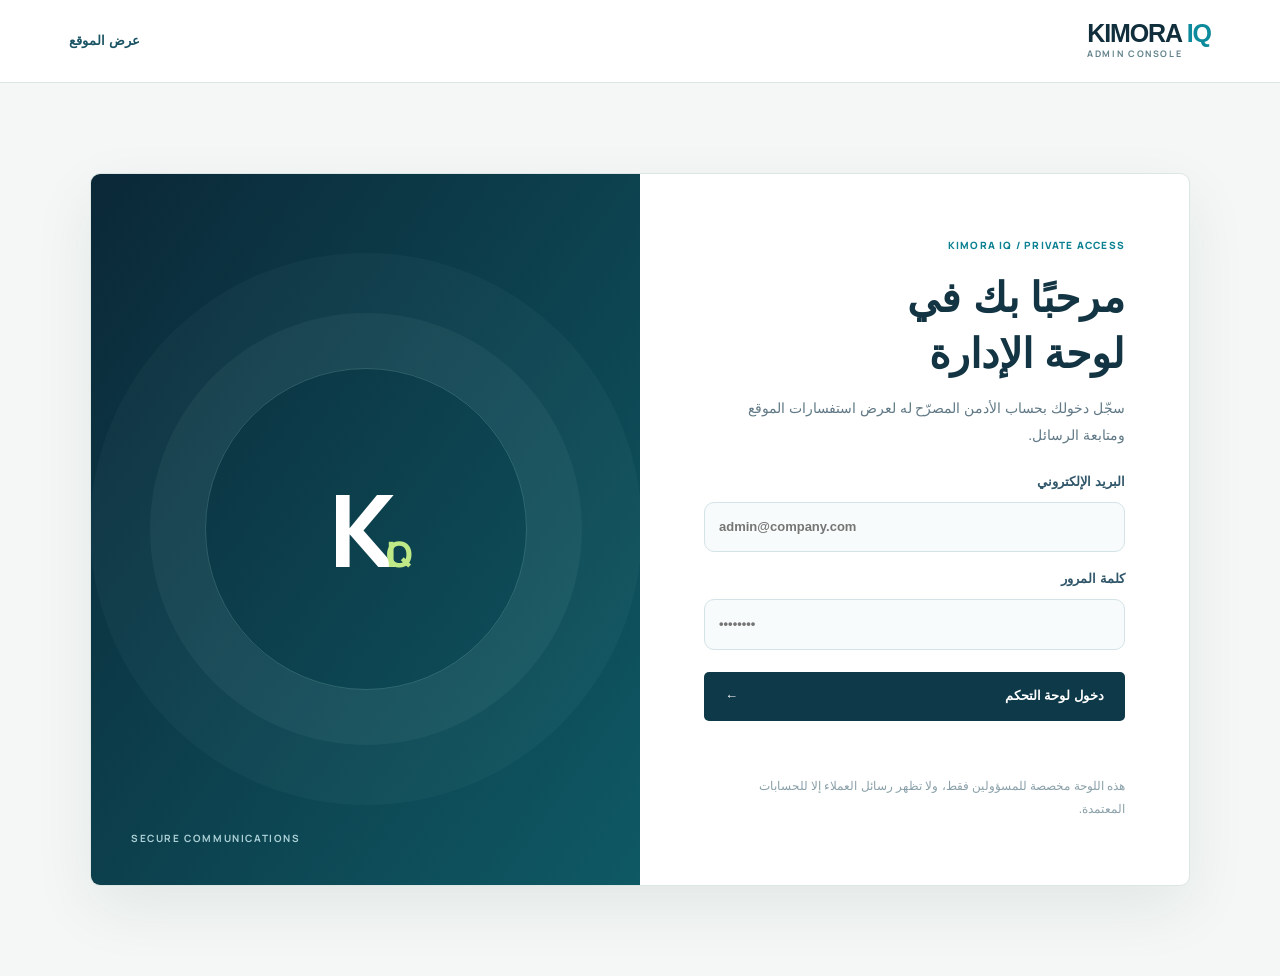
<file: admin/index.html>
<!doctype html>
<html lang="ar" dir="rtl">
<head>
<meta charset="utf-8"><meta name="viewport" content="width=device-width,initial-scale=1"><meta name="theme-color" content="#071c29">
<meta name="robots" content="noindex,nofollow"><title>لوحة الإدارة | KIMORA IQ</title>
<link rel="icon" href="/assets/favicon.svg" type="image/svg+xml">
<link rel="preconnect" href="https://fonts.googleapis.com"><link rel="preconnect" href="https://fonts.gstatic.com" crossorigin>
<link href="https://fonts.googleapis.com/css2?family=Manrope:wght@400;500;600;700;800&family=Tajawal:wght@400;500;600;700;800&display=swap" rel="stylesheet">
<link rel="stylesheet" href="/assets/site.css"><link rel="stylesheet" href="/assets/admin.css"><link rel="stylesheet" href="/assets/admin-brand.css">
<script defer src="/assets/supabase-config.js"></script><script defer src="/assets/admin.js"></script>
</head>
<body>
<header class="admin-topbar"><a href="/" class="admin-brand"><strong>KIMORA <span>IQ</span></strong><small>ADMIN CONSOLE</small></a><div class="admin-toplinks"><a href="/">عرض الموقع</a><button type="button" id="signOut" hidden>تسجيل الخروج</button></div></header>
<main>
<section class="admin-auth-wrap" id="loginPane">
 <div class="admin-auth-panel">
  <span class="admin-overline">KIMORA IQ / PRIVATE ACCESS</span>
  <h1>مرحبًا بك في لوحة الإدارة</h1>
  <p>سجّل دخولك بحساب الأدمن المصرّح له لعرض استفسارات الموقع ومتابعة الرسائل.</p>
  <form id="loginForm"><label>البريد الإلكتروني<input type="email" id="adminEmail" autocomplete="username" placeholder="admin@company.com" required></label>
  <label>كلمة المرور<input type="password" id="adminPassword" autocomplete="current-password" placeholder="••••••••" required></label>
  <button id="loginButton" class="admin-button admin-button-primary" type="submit">دخول لوحة التحكم <span>←</span></button></form>
  <p class="admin-feedback" id="loginMessage" role="alert" aria-live="polite"></p>
  <p class="admin-auth-note">هذه اللوحة مخصصة للمسؤولين فقط، ولا تظهر رسائل العملاء إلا للحسابات المعتمدة.</p>
 </div><div class="admin-auth-visual" aria-hidden="true"><div class="admin-auth-orbit"></div><div class="admin-auth-monogram">K<span>IQ</span></div><span>SECURE COMMUNICATIONS</span></div>
</section>
<section class="admin-workspace" id="dashboardPane" hidden>
 <div class="admin-workspace-inner">
  <div class="admin-heading"><div><span class="admin-overline">KIMORA IQ / INBOX</span><h1>إدارة استفسارات العملاء</h1><p>كل الرسائل المرسلة من نموذج «اتصل بنا» بمكان واحد.</p></div><div class="admin-actions"><span class="admin-sync" id="lastUpdated"></span><button class="admin-button admin-button-outline" type="button" id="refreshButton">تحديث الرسائل ↻</button></div></div>
  <div class="admin-stats">
   <div class="admin-stat"><span>إجمالي الرسائل</span><strong id="countAll">0</strong></div>
   <div class="admin-stat"><span>رسائل جديدة</span><strong id="countNew">0</strong></div>
   <div class="admin-stat"><span>قيد المتابعة</span><strong id="countProgress">0</strong></div>
   <div class="admin-stat"><span>مكتملة</span><strong id="countResolved">0</strong></div>
  </div>
  <div class="admin-inbox-bar"><div><span class="admin-overline">INBOX</span><h2>صندوق الرسائل</h2></div><div class="admin-inbox-controls"><label class="admin-search-label"><span class="sr-only">البحث</span><input id="searchInput" type="search" placeholder="ابحث بالاسم أو البريد أو الرسالة…" autocomplete="off"></label><select id="statusFilter" aria-label="تصفية حسب الحالة"><option value="all">جميع الحالات</option><option value="new">جديدة</option><option value="in_progress">قيد المتابعة</option><option value="resolved">مكتملة</option></select></div></div>
  <p class="admin-feedback" id="dashboardMessage" role="status" aria-live="polite"></p>
  <div class="admin-inbox-grid">
   <div class="admin-message-list" id="messageList" role="list" aria-label="رسائل العملاء"></div>
   <section class="admin-detail" aria-label="تفاصيل الرسالة" id="detailPane">
     <div class="admin-detail-empty" id="detailEmpty"><span class="admin-detail-empty-icon">✉</span><h3>اختر رسالة لعرض تفاصيلها</h3><p>اضغط على أي رسالة من القائمة حتى تشوف النص الكامل ومعلومات المرسل.</p></div>
     <div id="detailContent" hidden>
       <div class="admin-detail-top"><span id="detailStatus" class="admin-status"></span><span id="detailTime"></span></div>
       <h3 id="detailName"></h3><div class="admin-detail-meta"><div><span>البريد الإلكتروني</span><a id="detailEmail" dir="ltr"></a></div><div><span>الشركة</span><strong id="detailCompany"></strong></div><div><span>نوع الاستفسار</span><strong id="detailService"></strong></div></div>
       <div class="admin-message-body"><span>نص الرسالة</span><p id="detailMessage"></p></div>
       <div class="admin-detail-actions"><a id="replyEmail" class="admin-button admin-button-primary">الرد عبر البريد الإلكتروني ↗</a><div class="admin-status-controls"><label for="statusSelect">حالة الرسالة</label><select id="statusSelect"><option value="new">جديدة</option><option value="in_progress">قيد المتابعة</option><option value="resolved">مكتملة</option></select><button id="saveStatus" class="admin-button admin-button-outline" type="button">حفظ الحالة</button></div></div>
     </div>
   </section>
  </div>
 </div>
</section>
</main>
</body></html>
</file>
<file: assets/site.css>
/* KIMORA IQ — a ground-up corporate identity, 2026 */
:root{--ink:#132b36;--ink2:#0a2430;--muted:#58717d;--soft:#f8faf8;--paper:#fff;--surface:#f1f5f4;--line:#dce5e4;--accent:#087e90;--accent2:#bce9d5;--lime:#c3e38c;--wrap:1248px;--gutter:clamp(20px,5.4vw,86px);--space:clamp(78px,8.7vw,132px);--radius:15px}
*{box-sizing:border-box}
html{scroll-behavior:smooth;scroll-padding-top:94px}
body{margin:0;background:var(--soft);color:var(--ink);font:400 15px/1.78 "DM Sans",sans-serif;-webkit-font-smoothing:antialiased}
a{color:inherit;text-decoration:none}
button,input,textarea,select{font:inherit}
button{cursor:pointer}
img{max-width:100%;display:block}
svg{display:block;width:20px;height:20px}
p,h1,h2,h3,figure{margin:0}
p{color:var(--muted);line-height:1.85}
h1,h2,h3{font-family:"DM Sans",sans-serif;letter-spacing:-.058em;line-height:1.16;font-weight:600;text-wrap:balance}
h1{font-size:clamp(45px,5.7vw,87px)}
h2{font-size:clamp(37px,4.15vw,59px)}
h3{font-size:clamp(24px,2.4vw,33px)}
:focus-visible{outline:3px solid #12a7ac;outline-offset:3px}
::selection{background:#c2ecdc;color:#122e3c}
.wrap{width:min(var(--wrap),calc(100% - var(--gutter) - var(--gutter)));margin-inline:auto}
.section{padding-block:var(--space)}
.sr-only{position:absolute!important;width:1px!important;height:1px!important;overflow:hidden!important;clip:rect(0,0,0,0)!important;white-space:nowrap!important}
.skip-link{position:fixed;top:-100px;inset-inline-start:15px;padding:9px 18px;background:#fff;z-index:1100}
.skip-link:focus{top:15px}
.eyebrow{display:block;font-size:11px;font-weight:700;letter-spacing:.13em;line-height:1.5;color:var(--accent);text-transform:uppercase}
.on-dark{color:#a3e2d3}
.heading-muted{color:#75959a}
.button{display:inline-flex;align-items:center;justify-content:space-between;gap:25px;min-height:55px;padding:16px 21px;border-radius:7px;border:1px solid transparent;font-weight:700;font-size:13px;line-height:1.2;transition:background .2s,transform .2s}
.button:hover{transform:translateY(-2px)}
.button svg{width:19px;height:19px;flex:none}
.button.primary{background:#0d3848;color:#fff}
.button.primary:hover{background:#0f6270}
.button.secondary{background:#fff;border-color:#d6e0e2;color:#133744}
.button.secondary:hover{border-color:#258d97}
.button.light{background:#c2e6db;color:#123746}
.button.light:hover{background:#def2e9}
.text-link{display:inline-flex;gap:12px;align-items:center;font-weight:700;font-size:13px;color:#086e7d}
.text-link svg{width:17px;height:17px;transition:transform .2s}
.text-link:hover svg{transform:translateX(3px)}
.text-link-dark{color:#103d4c}
/* navigation */
.site-header{position:sticky;top:0;z-index:70;background:#fff;border-bottom:1px solid #e0e7e8}
.header-top{background:#0c2b39;color:#bdced0}
.header-top-inner{height:31px;display:flex;justify-content:space-between;align-items:center;font-size:10px;font-weight:600;letter-spacing:.10em}
.header-main{height:80px;display:flex;gap:24px;align-items:center;justify-content:space-between}
.brand{display:flex;gap:10px;align-items:center;flex-shrink:0;min-width:240px}
.brand img{width:58px;height:58px;object-fit:contain}
.brand-wordmark{display:flex;flex-direction:column;gap:3px;white-space:nowrap}
.brand-wordmark strong{font-size:21px;letter-spacing:-.05em;line-height:1.1;font-weight:700}
.brand-wordmark b{color:#0d93a1}
.brand-wordmark small{font-size:8px;line-height:1.2;color:#69818a;font-weight:700;letter-spacing:.10em}
.desktop-nav{display:flex;align-items:center;gap:clamp(21px,2.9vw,42px)}
.desktop-nav a{font-size:13px;font-weight:700;color:#57717c;white-space:nowrap;padding-block:16px;position:relative}
.desktop-nav a:hover,.desktop-nav a[aria-current=page]{color:#0b4050}
.desktop-nav a[aria-current=page]:after{content:"";position:absolute;height:2px;bottom:7px;inset-inline:0;background:#0b9ca6}
.header-actions{display:flex;align-items:center;gap:18px}
.lang-switch{display:flex;align-items:center;gap:6px;white-space:nowrap}
.lang-switch button{border:0;background:none;color:#82969f;font-weight:700;font-size:11px;padding:8px 5px}
.lang-switch button[aria-pressed=true]{color:#087d8d}
.lang-switch span{height:14px;border-inline-start:1px solid #cedbdd}
.header-contact{display:inline-flex;align-items:center;gap:12px;background:#0c394a;color:#fff;border-radius:5px;padding:13px 16px;font-size:12px;font-weight:700;white-space:nowrap}
.header-contact svg{width:15px;height:15px}
.header-contact:hover{background:#0f6775}
.menu-toggle{display:none;border:1px solid #d9e5e6;border-radius:6px;width:41px;height:40px;align-items:center;justify-content:center;flex-direction:column;gap:5px;background:white}
.menu-toggle span{width:17px;height:1.5px;background:#0b3c4e;transition:transform .2s,opacity .2s}
.menu-toggle[aria-expanded=true] span:first-child{transform:translateY(6.5px) rotate(45deg)}
.menu-toggle[aria-expanded=true] span:nth-child(2){opacity:0}
.menu-toggle[aria-expanded=true] span:last-child{transform:translateY(-6.5px) rotate(-45deg)}
.mobile-nav{position:absolute;top:100%;left:0;right:0;padding:16px var(--gutter) 26px;background:#fff;box-shadow:0 19px 35px rgba(4,32,44,.1);border-bottom:1px solid var(--line)}
.mobile-nav[hidden]{display:none!important}
.mobile-nav a{display:flex;align-items:center;justify-content:space-between;gap:16px;padding:15px 3px;border-bottom:1px solid #edf1f1;font-size:15px;font-weight:600}
.mobile-nav a[aria-current=page]{color:#0b91a3}
.mobile-nav a svg{width:16px}
.mobile-nav .mobile-cta{color:#0b7480;border:0}
/* home hero */
.hero{background:#f7f9f6;overflow:hidden}
.hero-grid{display:grid;grid-template-columns:minmax(0,1.03fr) minmax(0,.97fr);min-height:680px;gap:clamp(40px,5vw,85px);align-items:center}
.hero-copy{padding-block:80px 88px}
.section-tag{display:flex;gap:11px;align-items:center;font-size:11px;letter-spacing:.15em;font-weight:700;color:#256d77;margin-bottom:27px}
.tag-mark{display:block;width:25px;height:1px;background:#168f98}
.hero h1{font-size:clamp(51px,5.5vw,78px);line-height:1.135;max-width:720px;color:#0a2c3b}
.hero h1 em{font-style:normal;color:#0d8796}
.hero-copy>p{font-size:16px;max-width:485px;line-height:1.96;margin-top:26px}
.hero-actions{display:flex;align-items:center;gap:30px;margin-top:33px;flex-wrap:wrap}
.hero-proof{display:flex;align-items:center;gap:14px;color:#64828a;font-size:11px;font-weight:600;margin-top:65px}
.proof-line{height:1px;width:31px;background:#779aa0}
.hero-visual{height:565px;min-height:0;position:relative;background:#0e4351;overflow:hidden;border-radius:3px 3px 3px 85px}
.hero-visual>img{width:100%;height:100%;object-fit:cover;object-position:center}
.hero-visual:before{content:"";position:absolute;inset:0;background:linear-gradient(0deg,rgba(6,37,49,.65),transparent 50%);pointer-events:none}
.hero-visual-label{position:absolute;bottom:32px;left:35px;right:35px;display:flex;flex-direction:column;gap:8px;color:#fff}
.visual-index{font-size:10px;letter-spacing:.13em;color:#b5e9e2}
.hero-visual-label strong{font-size:22px;letter-spacing:-.03em;font-weight:600}
.hero-foot{display:flex;justify-content:space-between;align-items:center;border-top:1px solid #d9e5e6;min-height:64px;color:#6b848b;font-size:10px;letter-spacing:.12em;font-weight:700}
.facts-bar{background:#102f3d;color:#fff}
.facts-inner{display:grid;grid-template-columns:repeat(3,minmax(0,1fr))}
.fact{display:flex;align-items:center;gap:18px;min-height:122px;padding:23px 32px;border-inline-end:1px solid rgba(255,255,255,.16)}
.fact:first-child{padding-inline-start:0}
.fact:last-child{border:0}
.fact strong{font-size:clamp(32px,3.5vw,49px);font-weight:600;line-height:1.15;letter-spacing:-.07em;white-space:nowrap}
.fact strong span{color:#9fc7b4}
.fact p{color:#c6d6d7;font-size:12px;max-width:160px;line-height:1.75}
/* editorial section hierarchy */
.section-heading{display:flex;justify-content:space-between;align-items:end;gap:45px;margin-bottom:42px}
.section-heading h2{margin-top:17px;max-width:720px}
.section-heading>p{max-width:385px;font-size:14px;line-height:1.9}
.section-heading>a{align-self:end}
.solutions{background:#fff}
.solution-grid{display:grid;grid-template-columns:1.16fr 1fr 1fr;gap:15px}
.solution-card{min-height:373px;display:flex;flex-direction:column;justify-content:space-between;padding:30px;border:1px solid #e1e8e8;background:#f9fbfa;border-radius:12px}
.solution-card.featured{background:#0a3948;color:#fff;border-color:#0a3948;overflow:hidden;position:relative}
.solution-index{display:flex;justify-content:space-between;align-items:center;gap:10px;font-size:10px;font-weight:700;color:#5b8a91;letter-spacing:.09em}
.solution-index span:first-child{font-size:12px}
.featured .solution-index{color:#b2d8d4}
.solution-card h3{font-size:clamp(24px,2.3vw,31px);margin-bottom:14px;line-height:1.24}
.solution-card p{font-size:13px;max-width:340px;line-height:1.85}
.solution-card.featured p{color:#cadbdd}
.solution-card .card-link{display:inline-flex;align-items:center;gap:9px;color:#0b7e8f;font-size:12px;font-weight:700;margin-top:21px}
.solution-card .card-link svg{width:16px;height:16px}
.solution-card.featured .card-link{color:#c2e7d7}
.solution-graphic{display:flex;align-items:center;justify-content:center;position:relative;height:80px;margin-inline:auto;gap:12px}
.solution-graphic span{display:block;width:45px;height:45px;border:1px solid #87bec1;border-radius:50%;opacity:.9}
.solution-graphic span:nth-child(2){width:67px;height:67px;position:absolute;border-color:#bae8dd;left:14px}
.solution-graphic span:nth-child(3){width:87px;height:87px;position:absolute;border-color:#61a6b2;right:4px;opacity:.45}
.solution-symbol{font-size:51px;font-weight:600;line-height:1;color:#d1dfe1;letter-spacing:-.09em;margin-block:18px 16px}
.about-preview{background:#f1f6f4}
.about-preview-grid{display:grid;grid-template-columns:minmax(0,.95fr) minmax(0,1.05fr);gap:clamp(45px,8vw,125px);align-items:center}
.preview-visual{position:relative;min-height:520px;background:#134554}
.preview-visual>img{width:100%;height:520px;object-fit:cover;filter:saturate(.75)}
.preview-year{position:absolute;bottom:0;inset-inline-end:0;width:min(310px,72%);background:#0d3543;color:#fff;padding:25px 31px;display:flex;flex-direction:column;gap:4px}
.preview-year small{font-size:10px;letter-spacing:.12em;color:#a2d4d0}
.preview-year strong{font-size:59px;font-weight:600;line-height:1.18;letter-spacing:-.07em}
.preview-year>span{font-size:12px;color:#bfd8d7}
.preview-content h2{margin:17px 0 27px}
.preview-content .lead{font-size:18px;color:#234a57;line-height:1.83;font-weight:500}
.preview-content p:not(.lead){margin-top:20px;font-size:14px;line-height:1.96}
.preview-content .text-link{margin-top:32px}
.footprint{background:#fff}
.footprint-grid{display:grid;grid-template-columns:.96fr 1.04fr;gap:clamp(55px,8vw,115px);align-items:center}
.footprint h2{margin:16px 0 24px}
.footprint-heading>p{max-width:470px;font-size:14px;margin-bottom:27px}
.footprint-locations>div{display:grid;grid-template-columns:45px minmax(0,1fr) auto;align-items:center;gap:17px;min-height:106px;border-bottom:1px solid #dce6e6}
.footprint-locations>div:first-child{border-top:1px solid #dce6e6}
.footprint-locations span{font-size:12px;color:#0f8798}
.footprint-locations strong{font-size:clamp(27px,3vw,41px);font-weight:600;letter-spacing:-.06em;line-height:1.3}
.footprint-locations small{font-size:11px;color:#77909a;letter-spacing:.12em}
.product-preview{background:#f7f9f7}
.preview-products{display:grid;grid-template-columns:repeat(3,minmax(0,1fr));gap:16px}
.preview-products a{aspect-ratio:4/5;background:#fff;border:1px solid #e1e9e9;overflow:hidden;display:grid;place-items:center;padding:18px}
.preview-products img{width:100%;height:100%;object-fit:contain;transition:transform .25s}
.preview-products a:hover img{transform:scale(1.025)}
.cta-band{background:#0b2d3c;color:#fff}
.cta-inner{display:flex;gap:40px;justify-content:space-between;align-items:end}
.cta-inner h2{font-size:clamp(39px,4.7vw,66px);margin:19px 0 16px;color:#fff}
.cta-inner p{color:#bcd4d5;font-size:14px;max-width:570px}
.cta-inner .button{min-width:214px}
/* about page */
.interior-hero{position:relative;overflow:hidden;background:#0b2c3a;color:#fff;padding-block:clamp(92px,11vw,158px)}
.interior-hero:before{content:"";position:absolute;width:660px;height:660px;border-radius:50%;border:1px solid rgba(151,221,213,.08);inset-inline-end:-250px;top:-210px;box-shadow:0 0 0 86px rgba(142,232,218,.025),0 0 0 180px rgba(142,232,218,.014)}
.interior-grid{display:grid;grid-template-columns:1.3fr .7fr;gap:70px;align-items:center;position:relative}
.interior-hero h1{margin-block:21px 27px;color:#fff}
.interior-hero h1 em{font-style:normal;color:#a9d8cf}
.interior-hero p{font-size:16px;line-height:1.91;color:#c3d9dd;max-width:610px}
.interior-visual{min-height:300px;display:grid;place-items:center}
.interior-visual-circle{display:flex;align-items:center;flex-direction:column;gap:12px;justify-content:center;width:285px;height:285px;border:1px solid rgba(186,233,215,.31);border-radius:50%;box-shadow:0 0 0 25px rgba(167,229,221,.025),0 0 0 55px rgba(167,229,221,.022)}
.interior-visual-circle>span{font-size:104px;letter-spacing:-.08em;line-height:1;font-weight:500}
.interior-visual-circle>span>span{color:#b8e5b9}
.interior-visual-circle small{font-size:10px;letter-spacing:.13em;max-width:185px;text-align:center;color:#b9d8d8;line-height:1.8}
.story{background:#fff}
.story-grid{display:grid;grid-template-columns:.89fr 1.11fr;gap:clamp(45px,8vw,120px)}
.story h2{margin-top:20px}
.story-content .lead{font-size:19px;color:#264b56;line-height:1.8;font-weight:500}
.story-content p+p{margin-top:22px}
.story-benchmark{margin-top:70px;display:flex;flex-direction:column;border-top:1px solid #d4e0e2;padding-top:17px;gap:6px}
.story-benchmark b{font-size:47px;line-height:1.1;font-weight:600;letter-spacing:-.07em}
.story-benchmark span{font-size:12px;color:#6d858d}
.direction{background:#f0f5f4}
.direction-grid{display:grid;grid-template-columns:1fr 1fr;gap:16px}
.direction-card{background:#fff;border:1px solid #dfe8e8;padding:clamp(28px,4vw,53px);min-height:340px}
.direction-card:first-child{background:#0f4250;color:#fff;border-color:#0f4250}
.direction-card>span{font-size:11px;letter-spacing:.14em;color:#0a90a2}
.direction-card:first-child>span{color:#9fd7d5}
.direction-card h3{margin:45px 0 19px}
.direction-card p{font-size:14px;line-height:1.95}
.direction-card:first-child p{color:#c7dfdf}
.values{background:#fff}
.values-grid{display:grid;grid-template-columns:repeat(6,minmax(0,1fr));gap:15px}
.value-card{grid-column:span 2;min-height:246px;padding:30px;background:#f8faf9;border:1px solid #e2ebeb;display:flex;flex-direction:column}
.value-card:nth-child(4),.value-card:nth-child(5){grid-column:span 3}
.value-index{font-size:11px;color:#11859b;letter-spacing:.09em}
.value-card h3{font-size:23px;margin-top:auto;margin-bottom:12px}
.value-card p{font-size:13px;line-height:1.8}
.locations{background:#f1f6f4}
.location-grid{display:grid;grid-template-columns:repeat(3,minmax(0,1fr));gap:16px}
.location-card{background:#fff;border:1px solid #e1e8e7}
.location-image{overflow:hidden;aspect-ratio:1.3;background:#d6e3e3}
.location-image img{width:100%;height:100%;object-fit:cover;filter:saturate(.78)}
.location-bottom{display:flex;justify-content:space-between;align-items:center;gap:14px;padding:23px 26px}
.location-bottom span:not(.location-pin){font-size:10px;letter-spacing:.10em;color:#56818a}
.location-bottom h3{font-size:29px;margin-top:7px;line-height:1.22}
.location-pin{width:38px;height:38px;border:1px solid #dbe6e6;border-radius:50%;display:grid;place-items:center;color:#138a9b}
.location-pin svg{width:17px;height:17px}
.photo-disclaimer{font-size:12px;margin-top:19px;color:#708891}
/* product gallery; no captions, browser tabs or native lightbox */
.gallery-page{background:#f5f8f7;padding-block:clamp(37px,5vw,76px) clamp(76px,8vw,120px)}
.gallery-grid{display:grid;grid-template-columns:repeat(4,minmax(0,1fr));gap:clamp(12px,1.8vw,22px)}
.gallery-card{padding:10px;aspect-ratio:3/4;display:grid;place-items:center;overflow:hidden;border:1px solid #e1e9e9;background:#fff;transition:transform .2s,border-color .2s}
.gallery-card:hover,.gallery-card:focus-visible{border-color:#128c9d;transform:translateY(-3px)}
.gallery-card img{width:100%;height:100%;object-fit:contain}
.product-viewer{position:fixed;inset:0;z-index:200;background:#0a2532;color:#fff;display:flex;flex-direction:column;padding:clamp(18px,3vw,36px)}
.product-viewer[hidden]{display:none!important}
.viewer-top{display:flex;align-items:center;justify-content:space-between;gap:15px}
.viewer-wordmark{font-size:22px;letter-spacing:-.06em;font-weight:700}
.viewer-wordmark span{color:#a7dccc}
.viewer-count{font-size:13px;letter-spacing:.17em;color:#b9d5d7;font-weight:700;direction:ltr}
.viewer-icon{width:46px;height:46px;border:1px solid rgba(255,255,255,.2);background:transparent;color:#fff;display:grid;place-items:center}
.viewer-icon:hover{background:rgba(255,255,255,.1)}
.viewer-icon svg{width:20px;height:20px}
.viewer-stage{flex:1;min-height:0;display:flex;justify-content:space-between;align-items:center;gap:clamp(6px,2vw,30px);padding-block:15px}
.viewer-stage img{max-width:min(100%,980px);max-height:calc(100dvh - 174px);min-height:0;width:auto;height:auto;object-fit:contain;background:#fff;padding:5px}
.viewer-prev,.viewer-next{flex:none}
.viewer-bottom{display:flex;justify-content:space-between;gap:20px;color:#8eaaae;font-size:10px;letter-spacing:.07em}
body.viewer-open{overflow:hidden}
/* contact */
.contact-head{background:#0c3140;color:#fff;padding-block:clamp(92px,10vw,150px) clamp(120px,11vw,159px)}
.contact-hero-grid{display:grid;grid-template-columns:1.25fr .5fr;gap:clamp(42px,7vw,106px);align-items:end}
.contact-head h1{color:#fff;margin:18px 0 26px}
.contact-head h1 em{font-style:normal;color:#acdfd7}
.contact-head p{font-size:16px;color:#c2d9d9;max-width:610px}
.contact-head-side{padding-inline-start:30px;border-inline-start:1px solid rgba(255,255,255,.19);display:grid;gap:15px}
.contact-head-side>span{font-size:11px;letter-spacing:.14em;color:#a8d7d3}
.contact-head-side strong{font-size:clamp(18px,2vw,26px);line-height:1.45;font-weight:600}
.contact-options{margin-top:-68px;position:relative;z-index:2}
.contact-options-grid{display:grid;grid-template-columns:repeat(3,minmax(0,1fr));gap:13px}
.contact-option{background:#fff;border:1px solid #e1e8e7;min-height:177px;padding:25px 24px;display:flex;flex-direction:column;gap:15px;position:relative;transition:transform .2s,box-shadow .2s}
.contact-option:hover{transform:translateY(-4px);box-shadow:0 18px 48px rgba(7,41,52,.1)}
.option-icon{width:41px;height:41px;background:#e9f5f1;color:#0b7587;display:grid;place-items:center;border-radius:7px}
.option-icon svg{width:21px;height:21px}
.contact-option>div{display:grid;gap:6px}
.option-label{font-size:10px;letter-spacing:.11em;font-weight:700;color:#0a8a99}
.contact-option strong{font-size:clamp(19px,2vw,27px);line-height:1.25;color:#153d4d;letter-spacing:-.03em;overflow-wrap:anywhere;text-align:start;direction:ltr}
.contact-option .option-email{font-size:clamp(17px,1.65vw,22px)}
.contact-option small{font-size:12px;color:#6e858b}
.option-arrow{position:absolute;top:28px;inset-inline-end:23px;color:#238491}
.option-arrow svg{width:17px;height:17px}
.inquiry-section{background:#f6f9f8}
.inquiry-grid{display:grid;grid-template-columns:minmax(0,.84fr) minmax(0,1.16fr);gap:clamp(45px,7vw,112px);align-items:start}
.inquiry-copy{padding-top:17px}
.inquiry-copy h2{margin:17px 0 25px}
.inquiry-copy>p{font-size:15px;max-width:475px}
.contact-guides{margin-top:43px}
.contact-guides>div{display:flex;align-items:start;gap:20px;border-top:1px solid #d9e6e6;padding:16px 0}
.contact-guides span{font-size:11px;color:#0d8b97;font-weight:700;padding-top:4px}
.contact-guides p{font-size:13px;max-width:350px}
.inquiry-form-panel{padding:clamp(30px,4vw,55px);background:#fff;border:1px solid #e1eaea;box-shadow:0 22px 70px rgba(6,48,62,.055)}
.form-panel-top{display:flex;justify-content:space-between;gap:20px;border-bottom:1px solid #e1e8e7;padding-bottom:22px;color:#137f8f;font-size:10px;font-weight:700;letter-spacing:.12em}
.inquiry-form-panel h3{margin-top:25px;font-size:29px}
.inquiry-form-panel>p{font-size:13px;margin-top:8px;margin-bottom:24px}
.inquiry-form-panel form{display:grid;gap:18px}
.form-row{display:grid;grid-template-columns:repeat(2,minmax(0,1fr));gap:15px}
.form-row:first-of-type{grid-template-columns:1fr}
.form-field{min-width:0;display:flex;flex-direction:column;gap:8px}
.form-field label{color:#294f5c;font-size:12px;font-weight:700}
.form-field label>span:last-child:not(:first-child){margin-inline-start:4px;color:#be6555}
.form-field input,.form-field select,.form-field textarea{width:100%;min-height:49px;border:1px solid #d9e4e5;background:#f9fbfa;padding:13px 15px;border-radius:5px;outline:none;color:#173c4c;font-size:14px;transition:border-color .2s,box-shadow .2s}
.form-field input:focus,.form-field select:focus,.form-field textarea:focus{border-color:#138e9d;box-shadow:0 0 0 3px #e7f7f5}
.form-field textarea{min-height:165px;resize:vertical}
.honeypot{display:none!important}
.form-privacy{font-size:11px;line-height:1.7}
.form-submit{width:100%}
.form-submit:disabled{opacity:.6;cursor:wait}
.form-feedback{border:1px solid #c8e9dd;background:#edf8f3;color:#1c7a57;padding:14px;font-size:13px;line-height:1.6}
.form-feedback.is-error{border-color:#efcfca;background:#fdf1ef;color:#a33c32}
/* footer */
.site-footer{background:#081f2c;color:#fff}
.footer-upper{padding-block:clamp(70px,8vw,120px);display:grid;grid-template-columns:1.2fr 1fr;gap:clamp(50px,9vw,130px)}
.footer-intro h2{font-size:clamp(33px,3.6vw,50px);line-height:1.22;margin:18px 0 24px;max-width:580px;color:#fff}
.footer-big-link{display:inline-flex;align-items:center;gap:17px;color:#b5e6d8;font-size:14px;font-weight:700}
.footer-big-link svg{width:17px;height:17px}
.footer-nav{display:grid;grid-template-columns:1fr 1.3fr;gap:30px}
.footer-nav>div{display:flex;flex-direction:column;align-items:start;gap:13px}
.footer-label{font-size:11px;letter-spacing:.15em;color:#78a5ad;margin-bottom:12px;font-weight:700}
.footer-nav a{font-size:13px;color:#c9d9db;line-height:1.5;overflow-wrap:anywhere}
.footer-nav a:hover{color:#b0e7d3}
.footer-lower{border-top:1px solid rgba(255,255,255,.12);padding:21px 0 29px;display:flex;justify-content:space-between;gap:20px;flex-wrap:wrap;font-size:11px;color:#8caeb5}
.footer-lower a{color:#b1d8d8}
/* Arabic and RTL */
html[dir=rtl] body,html[dir=rtl] h1,html[dir=rtl] h2,html[dir=rtl] h3,html[dir=rtl] .button,html[dir=rtl] .eyebrow,html[dir=rtl] .desktop-nav{font-family:"IBM Plex Sans Arabic",Tahoma,Arial,sans-serif;letter-spacing:0}
html[dir=rtl] h1,html[dir=rtl] h2,html[dir=rtl] h3{line-height:1.38;font-weight:600}
html[dir=rtl] p{line-height:1.93}
html[dir=rtl] .hero h1{font-size:clamp(45px,5.4vw,74px)}
html[dir=rtl] .interior-hero h1,html[dir=rtl] .contact-head h1{line-height:1.38}
html[dir=rtl] .hero-visual{border-radius:3px 3px 85px 3px}
html[dir=rtl] .hero-visual-label{direction:rtl}
html[dir=rtl] .preview-year{direction:rtl}
html[dir=rtl] .solution-card h3,html[dir=rtl] .value-card h3{line-height:1.42}
html[dir=rtl] .section-tag,html[dir=rtl] .eyebrow{letter-spacing:0}
html[dir=rtl] .text-link:hover svg{transform:translateX(-3px)}
html[dir=rtl] .contact-option strong{font-family:"DM Sans",sans-serif}
html[dir=rtl] .viewer-wordmark{direction:ltr}
html[dir=rtl] .viewer-bottom{direction:rtl}
/* widths */
@media(max-width:1170px){
 .brand{min-width:190px}
 .brand img{width:51px;height:51px}
 .brand-wordmark strong{font-size:19px}
 .desktop-nav{gap:19px}
 .header-actions{gap:10px}
 .hero-grid{gap:40px}
 .hero h1{font-size:clamp(44px,5.5vw,67px)}
 .hero-visual{height:490px}
 .solution-card{padding:25px}
 .contact-option{padding:22px 19px}
 .footprint-grid{gap:60px}
}
@media(max-width:980px){
 .desktop-nav,.header-contact{display:none}
 .menu-toggle{display:flex}
 .header-main{height:75px}
 .hero-grid{min-height:610px}
 .hero-copy{padding-block:68px}
 .hero-visual{height:460px}
 .hero h1{font-size:clamp(43px,5.8vw,61px)}
 .solution-grid{grid-template-columns:1.1fr 1fr}
 .solution-card:last-child{grid-column:1/-1;min-height:245px}
 .solution-card{min-height:335px}
 .about-preview-grid{gap:46px}
 .preview-visual,.preview-visual>img{min-height:0;height:440px}
 .footprint-grid{gap:38px}
 .values-grid{grid-template-columns:repeat(2,minmax(0,1fr))}
 .value-card,.value-card:nth-child(4),.value-card:nth-child(5){grid-column:auto;min-height:230px}
 .value-card:last-child{grid-column:1/-1;min-height:185px}
 .gallery-grid{grid-template-columns:repeat(3,minmax(0,1fr))}
 .contact-options-grid{gap:10px}
 .contact-option strong{font-size:21px}
 .contact-option .option-email{font-size:18px}
}
@media(max-width:760px){
 :root{--space:clamp(65px,10vw,83px)}
 .header-top-inner{height:28px;font-size:9px}
 .header-main{height:70px}
 .brand{min-width:0}
 .brand img{width:50px;height:50px}
 .brand-wordmark strong{font-size:18px}
 .lang-switch{margin-inline-start:auto}
 .hero-grid{grid-template-columns:1fr;min-height:0;gap:0}
 .hero-copy{padding:68px 0 44px}
 .hero h1{font-size:clamp(47px,8vw,65px)}
 html[dir=rtl] .hero h1{font-size:clamp(42px,7.7vw,59px)}
 .hero-copy>p{font-size:15px}
 .hero-proof{margin-top:37px}
 .hero-visual{height:420px;border-radius:3px 3px 3px 60px}
 .hero-foot{min-height:52px}
 .facts-inner{grid-template-columns:repeat(3,minmax(0,1fr))}
 .fact{flex-direction:column;align-items:start;justify-content:center;gap:7px;min-height:110px;padding:18px!important}
 .fact strong{font-size:30px}
 .fact p{font-size:11px}
 .section-heading{display:block;margin-bottom:30px}
 .section-heading h2{font-size:clamp(35px,6vw,48px)}
 .section-heading>p{margin-top:18px}
 .section-heading>a{margin-top:23px}
 .solution-grid{grid-template-columns:1fr}
 .solution-card{min-height:260px}
 .solution-card:last-child{grid-column:auto;min-height:250px}
 .solution-graphic{height:55px}
 .solution-symbol{font-size:41px}
 .about-preview-grid,.footprint-grid,.story-grid{grid-template-columns:1fr;gap:38px}
 .preview-visual,.preview-visual>img{height:390px}
 .preview-content h2,.footprint h2{font-size:clamp(35px,6vw,48px)}
 .footprint-locations>div{min-height:85px}
 .preview-products{gap:10px}
 .preview-products a{padding:6px}
 .cta-inner{display:block}
 .cta-inner h2{font-size:clamp(38px,6vw,51px)}
 .cta-inner .button{margin-top:29px}
 .interior-grid{grid-template-columns:1fr;gap:35px}
 .interior-hero{padding-block:80px 92px}
 .interior-hero h1,.contact-head h1{font-size:clamp(47px,7vw,66px)}
 .interior-visual{min-height:200px}
 .interior-visual-circle{width:220px;height:220px}
 .interior-visual-circle>span{font-size:79px}
 .story-benchmark{margin-top:33px}
 .direction-grid{grid-template-columns:1fr;gap:12px}
 .direction-card{min-height:280px}
 .direction-card h3{margin:31px 0 13px}
 .location-grid{grid-template-columns:1fr 1fr}
 .location-card:last-child{grid-column:1/-1}
 .location-card:last-child .location-image{aspect-ratio:2.2}
 .gallery-grid{grid-template-columns:repeat(2,minmax(0,1fr));gap:12px}
 .gallery-card{padding:7px}
 .contact-hero-grid{grid-template-columns:1fr}
 .contact-head{padding-block:74px 125px}
 .contact-head-side{display:none}
 .contact-options{margin-top:-63px}
 .contact-options-grid{grid-template-columns:1fr}
 .contact-option{min-height:104px;padding:18px 20px;flex-direction:row;align-items:center}
 .contact-option>div{flex:1;min-width:0}
 .option-icon{flex:none}
 .option-arrow{position:static;flex:none}
 .contact-option strong,.contact-option .option-email{font-size:21px}
 .inquiry-grid{grid-template-columns:1fr;gap:39px}
 .inquiry-copy{padding-top:0}
 .contact-guides{margin-top:25px}
 .footer-upper{grid-template-columns:1fr;gap:46px}
 .footer-nav{gap:23px}
}
@media(max-width:490px){
 :root{--gutter:19px;--space:67px}
 .header-top .top-location{display:none}
 .header-top-inner{justify-content:center;font-size:8px}
 .header-main{gap:10px}
 .brand{gap:5px}
 .brand img{width:46px;height:46px}
 .brand-wordmark strong{font-size:17px}
 .brand-wordmark small{font-size:7px;letter-spacing:.03em}
 .lang-switch{gap:2px}
 .lang-switch button{font-size:10px;padding:6px 3px}
 .menu-toggle{width:37px;height:38px}
 .hero-copy{padding:54px 0 37px}
 .hero h1{font-size:clamp(40px,10vw,51px)}
 html[dir=rtl] .hero h1{font-size:clamp(37px,9.1vw,47px)}
 .hero-actions{gap:19px}
 .hero-actions .button{width:100%}
 .hero-visual{height:350px}
 .hero-visual-label{bottom:22px;left:23px;right:23px}
 .hero-visual-label strong{font-size:19px}
 .hero-foot{gap:8px;font-size:8px}
 .hero-foot span:nth-child(2){display:none}
 .facts-inner{grid-template-columns:1fr}
 .fact{flex-direction:row;min-height:84px;padding:15px!important;border-inline-end:0;border-bottom:1px solid rgba(255,255,255,.15);align-items:center;gap:19px}
 .fact:last-child{border-bottom:0}
 .fact strong{min-width:100px}
 .fact p{max-width:220px;font-size:12px}
 .section-heading h2,.preview-content h2,.footprint h2{font-size:clamp(33px,8.2vw,42px)}
 .solution-card{padding:25px;min-height:265px}
 .preview-visual,.preview-visual>img{height:320px}
 .preview-year{padding:17px 21px}
 .preview-year strong{font-size:45px}
 .footprint-locations>div{grid-template-columns:32px 1fr auto;gap:9px}
 .footprint-locations strong{font-size:31px}
 .preview-products{grid-template-columns:repeat(2,minmax(0,1fr));gap:10px}
 .preview-products a:last-child{display:none}
 .cta-inner .button{width:100%}
 .interior-hero h1,.contact-head h1{font-size:clamp(40px,9.4vw,49px)}
 .interior-visual-circle{width:190px;height:190px}
 .interior-visual-circle>span{font-size:69px}
 .interior-visual-circle small{font-size:9px}
 .story-content .lead{font-size:17px}
 .direction-card{min-height:0;padding:29px}
 .values-grid{grid-template-columns:1fr}
 .value-card,.value-card:last-child{grid-column:auto;min-height:210px}
 .location-grid{grid-template-columns:1fr}
 .location-card:last-child{grid-column:auto}
 .location-card:last-child .location-image,.location-image{aspect-ratio:1.55}
 .gallery-card{padding:4px}
 .viewer-stage{gap:8px}
 .viewer-icon{width:34px;height:34px}
 .viewer-stage img{max-width:calc(100% - 84px)}
 .viewer-bottom span:last-child{display:none}
 .contact-option .option-email{font-size:18px}
 .inquiry-form-panel{padding:25px 20px}
 .form-row{grid-template-columns:1fr}
 .footer-nav{grid-template-columns:1fr 1.2fr}
 .footer-lower{flex-direction:column;gap:10px}
}
@media(prefers-reduced-motion:reduce){html{scroll-behavior:auto}*,*:before,*:after{animation:none!important;transition:none!important}}


/* ---------------------------------------------------------------
   KIMORA IQ / Signature water hero
   Restored full-bleed treatment-facility photography inside the
   redesigned corporate identity; calm contrasts, no overlays/popups.
   --------------------------------------------------------------- */
.hero.hero-water{
  position:relative;
  isolation:isolate;
  overflow:hidden;
  color:#fff;
  background:#082a3b;
}
.hero-water-media{
  position:absolute;
  inset:0;
  z-index:-2;
  overflow:hidden;
  background:linear-gradient(120deg,#062a3a,#096a77);
}
.hero-water-media img{
  width:100%;
  height:100%;
  object-fit:cover;
  object-position:center 54%;
  filter:saturate(.87) contrast(1.075);
}
.hero-water-media:after{
  content:"";
  position:absolute;
  inset:0;
  background:
    linear-gradient(90deg,rgba(3,23,35,.96) 0%,rgba(4,30,43,.92) 23%,rgba(4,37,51,.79) 46%,rgba(5,42,54,.40) 75%,rgba(5,38,50,.24) 100%),
    linear-gradient(0deg,rgba(2,22,33,.54),transparent 43%);
}
.hero.hero-water:after{
  content:"";
  position:absolute;
  width:min(65vw,900px);
  height:min(65vw,900px);
  border-radius:50%;
  border:1px solid rgba(179,236,223,.12);
  inset-inline-end:-22%;
  top:-51%;
  pointer-events:none;
  box-shadow:0 0 0 85px rgba(179,236,223,.018),0 0 0 180px rgba(179,236,223,.012);
  z-index:-1;
}
.hero-water .hero-grid{
  display:flex;
  align-items:center;
  min-height:clamp(680px,77svh,825px);
  padding-block:0;
}
.hero-water .hero-copy{
  position:relative;
  z-index:1;
  width:min(100%,850px);
  padding-block:clamp(103px,12vw,175px) clamp(98px,10vw,142px);
}
.hero-water .section-tag{
  color:#bfe7e0;
  font-size:11px;
  margin-bottom:clamp(27px,3vw,39px);
}
.hero-water .tag-mark{
  background:#aedec9;
  width:32px;
}
.hero-water h1{
  color:#fff;
  font-size:clamp(54px,5.85vw,87px);
  font-weight:600;
  max-width:885px;
  letter-spacing:-.065em;
  line-height:1.13;
  text-shadow:0 5px 27px rgba(3,25,37,.2);
}
.hero-water h1 em{
  color:#b2e8df;
  font-style:normal;
}
.hero-water .hero-copy>p{
  color:#d4e6e6;
  font-size:clamp(16px,1.55vw,18px);
  max-width:570px;
  line-height:1.9;
  margin-top:29px;
}
.hero-water .hero-actions{
  margin-top:37px;
  gap:clamp(19px,3vw,38px);
}
.hero-water .button.primary{
  background:#c2e7db;
  color:#123848;
  border-color:#c2e7db;
}
.hero-water .button.primary:hover{
  background:#e0f6ec;
  border-color:#e0f6ec;
}
.hero-water .text-link{
  color:#f0fbf9;
}
.hero-water .text-link svg{
  color:#aee9da;
}
.hero-water .hero-proof{
  color:#bad7d7;
  margin-top:clamp(54px,6vw,85px);
}
.hero-water .proof-line{
  background:#8ebbbb;
}
.hero-water .hero-foot{
  position:relative;
  z-index:1;
  border-top:1px solid rgba(218,241,241,.23);
  color:#c3dfe0;
  min-height:62px;
}
.hero-water .hero-foot span{
  color:inherit;
}
html[dir=rtl] .hero-water-media:after{
  background:
    linear-gradient(270deg,rgba(3,23,35,.96) 0%,rgba(4,30,43,.91) 23%,rgba(4,37,51,.79) 49%,rgba(5,42,54,.4) 75%,rgba(5,38,50,.24) 100%),
    linear-gradient(0deg,rgba(2,22,33,.54),transparent 43%);
}
html[dir=rtl] .hero-water h1{
  font-family:"IBM Plex Sans Arabic",Tahoma,Arial,sans-serif;
  font-size:clamp(48px,5.25vw,78px);
  line-height:1.48;
  letter-spacing:0;
}
html[dir=rtl] .hero-water .hero-copy>p{
  line-height:2;
}
@media(max-width:980px){
  .hero-water .hero-grid{min-height:clamp(610px,70svh,740px)}
  .hero-water .hero-copy{padding-block:104px 100px}
  .hero-water h1{font-size:clamp(51px,6.2vw,72px)}
}
@media(max-width:760px){
  .hero-water .hero-grid{min-height:0}
  .hero-water .hero-copy{
    padding-top:clamp(97px,16vw,125px);
    padding-bottom:clamp(100px,15vw,140px);
  }
  .hero-water h1{font-size:clamp(48px,8.5vw,67px);max-width:620px}
  html[dir=rtl] .hero-water h1{font-size:clamp(42px,7.8vw,59px)}
  .hero-water .hero-copy>p{font-size:16px;max-width:520px}
  .hero-water .hero-proof{margin-top:59px}
  .hero-water-media img{object-position:60% center}
  .hero-water-media:after{
    background:linear-gradient(90deg,rgba(3,23,35,.96) 0%,rgba(4,32,44,.86) 62%,rgba(4,35,49,.64) 100%),
      linear-gradient(0deg,rgba(2,23,33,.55),transparent 65%);
  }
  html[dir=rtl] .hero-water-media:after{
    background:linear-gradient(270deg,rgba(3,23,35,.96) 0%,rgba(4,32,44,.86) 62%,rgba(4,35,49,.64) 100%),
      linear-gradient(0deg,rgba(2,23,33,.55),transparent 65%);
  }
}
@media(max-width:490px){
  .hero-water .hero-copy{
    padding-top:90px;
    padding-bottom:100px;
  }
  .hero-water h1{
    font-size:clamp(41px,10.1vw,52px);
    letter-spacing:-.053em;
    line-height:1.19;
  }
  html[dir=rtl] .hero-water h1{font-size:clamp(37px,9vw,48px);line-height:1.47}
  .hero-water .section-tag{font-size:9px;letter-spacing:.10em;margin-bottom:26px}
  .hero-water .hero-copy>p{font-size:15px;line-height:1.85;margin-top:22px}
  .hero-water .hero-actions{gap:19px;margin-top:28px}
  .hero-water .hero-actions .button{width:100%}
  .hero-water .hero-proof{margin-top:58px;font-size:10px}
  .hero-water .hero-foot{min-height:54px;font-size:9px}
  .hero-water-media img{object-position:62% center}
}


/* ---------------------------------------------------------------
   KIMORA IQ — compact, consistent hero proportions (all pages)
   Applied after the existing design so mobile/RTL use one scale.
   --------------------------------------------------------------- */
:root{
  --hero-heading:clamp(43px,4.5vw,62px);
  --hero-copy-size:15px;
}
/* Home: keep signature water image without the oversized first screen. */
.hero-water .hero-grid{min-height:clamp(475px,57svh,590px)}
.hero-water .hero-copy{
  max-width:740px;
  padding-block:clamp(58px,6.3vw,88px) clamp(52px,6vw,82px);
}
.hero-water h1{
  font-size:var(--hero-heading);
  line-height:1.17;
  max-width:735px;
}
.hero-water .section-tag{margin-bottom:22px}
.hero-water .hero-copy>p{
  font-size:var(--hero-copy-size);
  max-width:520px;
  line-height:1.8;
  margin-top:20px;
}
.hero-water .hero-actions{margin-top:26px;gap:26px}
.hero-water .hero-proof{margin-top:36px}
.hero-water .hero-foot{min-height:52px}
html[dir=rtl] .hero-water h1{
  font-size:clamp(40px,4.25vw,58px);
  line-height:1.43;
}
html[dir=rtl] .hero-water .hero-copy>p{line-height:1.91}

/* Company: tighten the headline, illustration, and outer spacing. */
.interior-hero{padding-block:clamp(50px,6.1vw,79px)}
.interior-grid{
  grid-template-columns:minmax(0,1.23fr) minmax(0,.77fr);
  gap:clamp(24px,4vw,58px);
}
.interior-hero h1{
  font-size:var(--hero-heading);
  line-height:1.19;
  max-width:690px;
  margin:16px 0 20px;
}
.interior-hero p{
  font-size:var(--hero-copy-size);
  max-width:540px;
  line-height:1.83;
}
.interior-visual{min-height:225px}
.interior-visual-circle{width:208px;height:208px;gap:7px}
.interior-visual-circle>span{font-size:74px}
.interior-visual-circle small{font-size:9px;max-width:170px}
html[dir=rtl] .interior-hero h1{
  font-size:clamp(40px,4.3vw,58px);
  line-height:1.42;
}

/* Contact: preserve the overlapping contact cards but reduce blank space. */
.contact-head{padding-block:clamp(53px,6.2vw,83px) clamp(92px,8.1vw,110px)}
.contact-hero-grid{gap:clamp(27px,4.2vw,65px)}
.contact-head h1{
  font-size:var(--hero-heading);
  line-height:1.19;
  max-width:720px;
  margin:16px 0 20px;
}
.contact-head p{font-size:var(--hero-copy-size);line-height:1.84;max-width:530px}
.contact-head-side strong{font-size:clamp(17px,1.85vw,23px)}
.contact-options{margin-top:-54px}
html[dir=rtl] .contact-head h1{
  font-size:clamp(40px,4.3vw,58px);
  line-height:1.42;
}

/* Product page intentionally has no giant hero; lessen its top whitespace. */
.gallery-page{padding-top:clamp(24px,3.3vw,43px)}

@media(max-width:980px){
  .hero-water .hero-grid{min-height:clamp(445px,54svh,545px)}
  .hero-water .hero-copy{padding-block:63px 62px}
  .hero-water h1{font-size:clamp(41px,5vw,56px)}
  .hero-water .hero-proof{margin-top:32px}
  .interior-hero{padding-block:59px 66px}
  .interior-hero h1,.contact-head h1{font-size:clamp(41px,4.9vw,55px)}
  .interior-visual{min-height:205px}
  .interior-visual-circle{width:190px;height:190px}
  .contact-head{padding-block:59px 102px}
}
@media(max-width:760px){
  .hero-water .hero-grid{min-height:0}
  .hero-water .hero-copy{
    max-width:100%;
    padding-block:65px 64px;
  }
  .hero-water h1{font-size:clamp(38px,6.4vw,49px)}
  html[dir=rtl] .hero-water h1{font-size:clamp(35px,6.2vw,47px);line-height:1.44}
  .hero-water .section-tag{margin-bottom:17px}
  .hero-water .hero-copy>p{font-size:14px;margin-top:18px;max-width:475px}
  .hero-water .hero-actions{margin-top:23px}
  .hero-water .hero-proof{margin-top:30px}
  .interior-hero{padding-block:59px 66px}
  .interior-grid{grid-template-columns:1fr;gap:0}
  .interior-visual{display:none}
  .interior-hero h1,.contact-head h1{font-size:clamp(38px,6.1vw,49px)}
  html[dir=rtl] .interior-hero h1,html[dir=rtl] .contact-head h1{
    font-size:clamp(35px,5.9vw,46px);
    line-height:1.43;
  }
  .interior-hero p,.contact-head p{font-size:14px;line-height:1.85}
  .contact-head{padding-block:57px 96px}
  .contact-options{margin-top:-48px}
}
@media(max-width:490px){
  .hero-water .hero-copy{padding-block:49px 55px}
  .hero-water h1{font-size:clamp(34px,8.4vw,42px);line-height:1.21}
  html[dir=rtl] .hero-water h1{font-size:clamp(33px,8vw,40px);line-height:1.45}
  .hero-water .section-tag{margin-bottom:15px}
  .hero-water .hero-copy>p{font-size:14px;line-height:1.81;margin-top:16px}
  .hero-water .hero-actions{margin-top:21px;gap:13px}
  .hero-water .hero-proof{margin-top:27px}
  .hero-water .hero-foot{min-height:45px}
  .interior-hero{padding-block:46px 51px}
  .interior-hero h1,.contact-head h1{font-size:clamp(34px,8.3vw,41px);margin:13px 0 16px}
  html[dir=rtl] .interior-hero h1,html[dir=rtl] .contact-head h1{font-size:clamp(33px,8vw,40px)}
  .contact-head{padding-block:47px 87px}
  .contact-options{margin-top:-43px}
  .gallery-page{padding-top:21px}
}


/* ==============================================================
   KIMORA IQ — second-page hero art direction
   About + Contact + Products. Same compact proportions as Home.
   No external popups or modal browser surfaces.
   ============================================================== */
.interior-hero.hero-enhanced-about,
.contact-head.hero-enhanced-contact,
.products-hero{
  isolation:isolate;
  overflow:hidden;
}
.interior-hero.hero-enhanced-about{
  background:
    radial-gradient(circle at 89% 3%,rgba(48,131,141,.22),transparent 38%),
    linear-gradient(115deg,#082936 0%,#0c3948 67%,#0d4955 100%);
}
.hero-enhanced-about .interior-grid{
  grid-template-columns:minmax(0,1.05fr) minmax(0,.8fr);
  align-items:center;
  gap:clamp(40px,5.5vw,86px);
}
.hero-enhanced-about .interior-title{
  min-width:0;
  position:relative;
  z-index:2;
}
.hero-enhanced-about .interior-visual-designed{
  display:block;
  position:relative;
  min-height:0;
  height:clamp(245px,25vw,328px);
  align-self:stretch;
  max-height:330px;
}
.interior-visual-designed .interior-media-frame{
  position:absolute;
  inset:0 0 16px 30px;
  background:#17617a;
  overflow:hidden;
  border:1px solid rgba(226,249,242,.18);
}
.interior-visual-designed .interior-media-frame:after{
  content:"";
  position:absolute;
  inset:0;
  background:
   linear-gradient(0deg,rgba(3,25,36,.74),rgba(5,34,47,.06) 60%),
   linear-gradient(90deg,rgba(8,45,58,.18),transparent 70%);
}
.interior-visual-designed .interior-media-frame img{
  display:block;width:100%;height:100%;object-fit:cover;object-position:center 50%;
  filter:saturate(.73) contrast(1.08);
}
.interior-media-overprint{
  position:absolute;
  z-index:1;
  top:18px;
  left:23px;
  right:23px;
  display:flex;
  align-items:center;
  justify-content:space-between;
  font:700 10px/1.4 "DM Sans",Arial,sans-serif;
  letter-spacing:.13em;
  color:#e7f8f6;
}
.interior-experience{
  position:absolute;
  z-index:3;
  inset-inline-start:0;
  bottom:0;
  width:min(232px,62%);
  min-height:111px;
  display:flex;
  gap:10px;
  flex-direction:column;
  justify-content:center;
  background:#c2e7dc;
  color:#123d4b;
  padding:19px 25px 17px;
  box-shadow:8px -8px 0 rgba(5,30,43,.19);
}
.interior-experience-number{
  font:600 52px/.9 "DM Sans",sans-serif;
  letter-spacing:-.08em;
  white-space:nowrap;
}
.interior-experience-number>span{color:#19879a}
.interior-experience-label{
  font:700 10px/1.55 "DM Sans",sans-serif;
  letter-spacing:.06em;
  max-width:175px;
}
.interior-media-rail{
  position:absolute;
  top:50%;
  right:-16px;
  transform:translateY(-50%) rotate(90deg);
  transform-origin:right center;
  font:700 9px/1.3 "DM Sans",sans-serif;
  letter-spacing:.16em;
  color:rgba(214,244,239,.67);
  white-space:nowrap;
}
html[dir=rtl] .interior-visual-designed .interior-media-frame{inset:0 30px 16px 0}
html[dir=rtl] .interior-experience-label{
  font-family:"IBM Plex Sans Arabic",Tahoma,Arial,sans-serif;
  letter-spacing:0;
  line-height:1.6;
}
html[dir=rtl] .interior-media-rail{
  left:-16px;right:auto;
  transform:translateY(-50%) rotate(-90deg);
  transform-origin:left center;
}

/* Contact: coordinated treatment plant visual rather than empty sidebar. */
.contact-head.hero-enhanced-contact{
  background:
   radial-gradient(circle at 84% 8%,rgba(42,131,140,.21),transparent 40%),
   linear-gradient(115deg,#082b39 0%,#0b3545 69%,#0a4855 100%);
}
.hero-enhanced-contact .contact-hero-grid{
  grid-template-columns:minmax(0,1.18fr) minmax(0,.68fr);
  align-items:center;
  gap:clamp(35px,5.5vw,82px);
}
.hero-enhanced-contact .contact-head-side-designed{
  display:block;
  position:relative;
  align-self:stretch;
  min-height:245px;
  max-height:298px;
  overflow:hidden;
  padding:0;
  border:1px solid rgba(235,252,248,.14);
  background:#0b4a5b;
}
.contact-side-photo{position:absolute;inset:0;overflow:hidden}
.contact-side-photo img{width:100%;height:100%;object-fit:cover;object-position:56% 55%;filter:saturate(.70) contrast(1.05)}
.contact-side-photo:after{
  content:"";position:absolute;inset:0;
  background:linear-gradient(0deg,rgba(3,28,42,.93) 0%,rgba(5,41,55,.43) 63%,rgba(7,48,62,.35) 100%);
}
.contact-side-content{
  position:relative;
  z-index:1;
  height:100%;
  min-height:245px;
  display:flex;
  flex-direction:column;
  justify-content:space-between;
  align-items:flex-start;
  padding:clamp(22px,2.8vw,32px);
}
.contact-side-index{font:700 10px/1.3 "DM Sans",sans-serif;letter-spacing:.12em;color:#c1e8e3}
.contact-side-brand{font:600 clamp(58px,7vw,92px)/1 "DM Sans",sans-serif;letter-spacing:-.10em;color:rgba(238,251,250,.81)}
.contact-side-brand>span{font-size:.42em;color:#b4e9d9}
.contact-side-content>strong{
  max-width:320px;
  font-size:clamp(17px,1.7vw,22px);
  font-weight:600;
  line-height:1.43;
  color:#fff;
}
.contact-side-rule{width:62px;height:2px;background:#b9e5d3;flex-shrink:0}
html[dir=rtl] .contact-side-content>strong{
  font-family:"IBM Plex Sans Arabic",Tahoma,Arial,sans-serif;
  line-height:1.6;
}
html[dir=rtl] .contact-side-brand{direction:ltr}

/* Products gets a crisp editorial banner, not another oversized first screen. */
.products-hero{
  position:relative;
  background:linear-gradient(110deg,#0b2a38,#0c4c5c);
  color:#fff;
}
.products-hero-photo{
  position:absolute;
  inset:0;
  z-index:-2;
  overflow:hidden;
}
.products-hero-photo img{
  width:100%;height:100%;object-fit:cover;object-position:center 53%;
  filter:saturate(.68) contrast(1.04);
}
.products-hero-photo:after{
  content:"";position:absolute;inset:0;
  background:linear-gradient(90deg,rgba(5,29,42,.96) 0%,rgba(6,41,55,.88) 51%,rgba(7,54,67,.63) 100%);
}
.products-hero-grid{
  display:flex;
  align-items:center;
  justify-content:space-between;
  min-height:220px;
  gap:50px;
  padding-block:44px;
}
.products-hero-copy{position:relative;z-index:1;max-width:740px}
.products-hero .eyebrow{font-size:10px}
.products-hero h1{
  color:#fff;
  font-size:clamp(39px,4.3vw,56px);
  margin:10px 0 10px;
  line-height:1.16;
}
.products-hero-copy p{color:#cee1e1;max-width:550px;font-size:14px;line-height:1.8}
.products-hero-aside{
  flex:none;min-width:140px;padding-inline-start:28px;
  border-inline-start:1px solid rgba(230,250,246,.3);
  display:flex;flex-direction:column;gap:10px;align-items:flex-start;
}
.products-hero-aside span{font:600 43px/1.1 "DM Sans",sans-serif;letter-spacing:-.065em;color:#c6e7dc;direction:ltr}
.products-hero-aside small{font:700 10px/1.5 "DM Sans",sans-serif;letter-spacing:.1em;color:#d9eded}
.products-hero-aside i{display:block;width:47px;height:2px;background:#b8dfce;margin-top:4px}
html[dir=rtl] .products-hero-photo:after{
  background:linear-gradient(270deg,rgba(5,29,42,.96) 0%,rgba(6,41,55,.88) 51%,rgba(7,54,67,.63) 100%);
}
html[dir=rtl] .products-hero h1{
  font-family:"IBM Plex Sans Arabic",Tahoma,Arial,sans-serif;
  font-size:clamp(38px,4.1vw,54px);line-height:1.4;
}
html[dir=rtl] .products-hero-aside small{font-family:"IBM Plex Sans Arabic",Tahoma,Arial,sans-serif;letter-spacing:0}
@media(max-width:980px){
 .hero-enhanced-about .interior-grid{grid-template-columns:minmax(0,1.12fr) minmax(0,.72fr);gap:32px}
 .hero-enhanced-about .interior-visual-designed{height:245px}
 .interior-visual-designed .interior-media-frame{inset:0 0 15px 20px}
 html[dir=rtl] .interior-visual-designed .interior-media-frame{inset:0 20px 15px 0}
 .hero-enhanced-contact .contact-hero-grid{grid-template-columns:minmax(0,1.2fr) minmax(0,.65fr);gap:31px}
 .hero-enhanced-contact .contact-head-side-designed{min-height:226px}
 .contact-side-content{min-height:226px}
}
@media(max-width:760px){
 /* A photographic edge remains visible on mobile without adding a tall image block. */
 .interior-hero.hero-enhanced-about{
   background-image:
    linear-gradient(90deg,rgba(4,31,45,.98),rgba(5,40,54,.87) 72%,rgba(8,49,63,.79)),
    url("https://images.unsplash.com/photo-1616996690916-a4d9af24295d?auto=format&fit=crop&w=900&q=72");
   background-size:cover;
   background-position:center;
 }
 html[dir=rtl] .interior-hero.hero-enhanced-about{
   background-image:
    linear-gradient(270deg,rgba(4,31,45,.98),rgba(5,40,54,.87) 72%,rgba(8,49,63,.79)),
    url("https://images.unsplash.com/photo-1616996690916-a4d9af24295d?auto=format&fit=crop&w=900&q=72");
 }
 .hero-enhanced-about .interior-grid{grid-template-columns:1fr;gap:0}
 .hero-enhanced-about .interior-visual-designed{display:none}
 .contact-head.hero-enhanced-contact{
   background-image:
    linear-gradient(90deg,rgba(4,31,45,.98),rgba(5,40,54,.9) 70%,rgba(8,49,63,.78)),
    url("https://images.unsplash.com/photo-1644389355109-15b26f71c36b?auto=format&fit=crop&w=900&q=72");
   background-size:cover;
   background-position:center;
 }
 html[dir=rtl] .contact-head.hero-enhanced-contact{
   background-image:
    linear-gradient(270deg,rgba(4,31,45,.98),rgba(5,40,54,.9) 70%,rgba(8,49,63,.78)),
    url("https://images.unsplash.com/photo-1644389355109-15b26f71c36b?auto=format&fit=crop&w=900&q=72");
 }
 .hero-enhanced-contact .contact-hero-grid{grid-template-columns:1fr;gap:0}
 .hero-enhanced-contact .contact-head-side-designed{display:none}
 .products-hero-grid{min-height:183px;padding-block:38px;gap:24px}
 .products-hero h1{font-size:clamp(36px,5.5vw,44px)}
 .products-hero-aside{min-width:95px;padding-inline-start:15px}
 .products-hero-aside span{font-size:31px}
 .products-hero-aside small{font-size:8px}
}
@media(max-width:490px){
 .products-hero-grid{min-height:157px;padding-block:29px}
 .products-hero h1{font-size:clamp(33px,8vw,39px)}
 .products-hero .eyebrow{font-size:9px}
 .products-hero-copy p{font-size:12px;line-height:1.75}
 .products-hero-aside{min-width:64px;padding-inline-start:10px;gap:5px}
 .products-hero-aside span{font-size:25px}
 .products-hero-aside small{font-size:7px}
 .products-hero-aside i{width:28px}
 .gallery-page{padding-top:18px}
}
</file>
<file: assets/admin.css>
:root{--bg:#f1f6f6;--night:#061f2e;--teal:#00889c;--lime:#bee681;--ink:#123544;--muted:#70858f;--line:#dbe7e9}
*{box-sizing:border-box}html{scroll-behavior:smooth}body{margin:0;color:var(--ink);background:var(--bg);font:500 15px/1.6 "Tajawal",sans-serif;-webkit-font-smoothing:antialiased}
button,input,select{font:inherit}button{cursor:pointer}button:disabled{cursor:wait;opacity:.55}a{color:inherit;text-decoration:none}[hidden]{display:none!important}h1,h2,h3,p{margin-top:0}
.sr-only{position:absolute;width:1px;height:1px;overflow:hidden;clip:rect(0,0,0,0)}
:focus-visible{outline:2px solid #159fa9;outline-offset:3px}
.admin-topbar{height:82px;display:flex;align-items:center;justify-content:space-between;gap:20px;padding:0 clamp(20px,4vw,70px);background:#fff;border-bottom:1px solid #deeaed}
.admin-brand{display:flex;flex-direction:column;align-items:flex-start;gap:2px;direction:ltr}.admin-brand strong{font:800 25px/1 "Manrope",sans-serif;color:#0e3b4e;letter-spacing:-.045em}.admin-brand strong span{color:#0b9aac}.admin-brand small{font:700 9px/1.4 "Manrope",sans-serif;letter-spacing:.18em;color:#778f97}
.admin-toplinks{display:flex;align-items:center;gap:18px}.admin-toplinks a,.admin-toplinks button{font-size:13px;font-weight:700;color:#2f6171}.admin-toplinks button{border:0;border-inline-start:1px solid #cedde1;padding-inline-start:19px;background:transparent}.admin-toplinks a:hover,.admin-toplinks button:hover{color:#028ba1}
.admin-auth-wrap{display:grid;grid-template-columns:1fr 1fr;width:min(1100px,calc(100% - 40px));margin:clamp(40px,7vw,95px) auto;min-height:540px;background:#fff;border:1px solid #dfebed;border-radius:24px;overflow:hidden;box-shadow:0 40px 90px rgba(8,47,65,.08)}
.admin-auth-panel{padding:clamp(29px,5vw,70px);display:flex;flex-direction:column;justify-content:center}
.admin-overline{font:800 10px/1.4 "Manrope",sans-serif;letter-spacing:.12em;color:#0a899d}
.admin-auth-panel h1{font-size:clamp(29px,3.5vw,41px);line-height:1.4;margin:18px 0 12px;color:#0b3446}
.admin-auth-panel>p{font-size:14px;color:#617986;max-width:400px;line-height:1.9}
.admin-auth-panel form{display:grid;gap:17px;margin-top:23px}
.admin-auth-panel label{display:grid;gap:9px;color:#305669;font-size:13px;font-weight:800}
.admin-auth-panel input{border:1px solid #d4e3e7;border-radius:10px;padding:14px;background:#f8fbfb;width:100%;outline:none;direction:ltr;text-align:left}
.admin-auth-panel input:focus{border-color:#079aab;box-shadow:0 0 0 3px #d6f1f1}
.admin-button{display:inline-flex;align-items:center;justify-content:center;gap:20px;padding:13px 20px;border-radius:9px;font-weight:800;font-size:13px;text-align:center;border:1px solid transparent;transition:transform .2s,background .2s}
.admin-button:hover{transform:translateY(-1px)}
.admin-button-primary{background:#0d4d63;color:#fff}
.admin-button-primary:hover{background:#08788f}
.admin-button-outline{background:#fff;border-color:#c9dce0;color:#18546b}
.admin-button-outline:hover{background:#eff8f8}
.admin-auth-panel .admin-button{margin-top:5px;justify-content:space-between}
.admin-auth-panel .admin-feedback{margin:14px 0 0}
.admin-auth-note{font-size:12px!important;color:#8aa0a9!important;margin-top:20px!important}
.admin-feedback{min-height:20px;font-size:13px;color:#a84040;margin:0 0 12px}
.admin-feedback.is-success{color:#26825a}
.admin-auth-visual{background:radial-gradient(circle at 66% 26%,#0e6879,#062737 66%);position:relative;overflow:hidden;display:flex;align-items:center;justify-content:center;color:#fff}
.admin-auth-visual:after{content:"";position:absolute;width:320px;height:320px;border:1px solid rgba(185,237,231,.2);border-radius:50%;box-shadow:0 0 0 55px rgba(185,237,231,.05),0 0 0 115px rgba(185,237,231,.03)}
.admin-auth-monogram{font:800 100px/1 "Manrope",sans-serif;letter-spacing:-.1em;position:relative;z-index:2;color:white}.admin-auth-monogram span{font-size:35px;color:#bfe886}
.admin-auth-visual>span{position:absolute;bottom:40px;left:40px;z-index:2;letter-spacing:.16em;font:700 10px "Manrope",sans-serif;color:#add1d7}
.admin-workspace{min-height:calc(100vh - 82px)}
.admin-workspace-inner{width:min(1430px,calc(100% - 72px));margin:auto;padding:53px 0 95px}
.admin-heading{display:flex;align-items:end;justify-content:space-between;gap:20px;margin-bottom:31px}
.admin-heading h1{font-size:clamp(31px,4vw,47px);line-height:1.25;margin:13px 0 9px}
.admin-heading p{color:#6b828a;font-size:14px;margin:0}
.admin-actions{display:flex;align-items:center;gap:17px}.admin-sync{font-size:12px;color:#77919a;white-space:nowrap}
.admin-stats{display:grid;grid-template-columns:repeat(4,minmax(0,1fr));gap:15px;margin-bottom:34px}
.admin-stat{padding:26px 29px;background:#fff;border:1px solid #dce9eb;border-radius:15px;display:grid;gap:15px}
.admin-stat span{font-size:13px;font-weight:700;color:#647e89}.admin-stat strong{font:800 clamp(30px,3.6vw,49px) "Manrope",sans-serif;color:#103f54;line-height:1.1}
.admin-stat:nth-child(2){background:#0b4358;border-color:#0b4358}.admin-stat:nth-child(2) span{color:#bad8db}.admin-stat:nth-child(2) strong{color:#d1ee93}
.admin-inbox-bar{display:flex;align-items:center;justify-content:space-between;gap:20px;margin-bottom:17px}
.admin-inbox-bar h2{font-size:26px;margin:6px 0 0;color:#173b4f}
.admin-inbox-controls{display:flex;gap:10px}
.admin-inbox-controls input,.admin-inbox-controls select{height:45px;border:1px solid #d1e0e3;border-radius:9px;background:#fff;color:#244858;padding:0 14px;outline:none}
.admin-inbox-controls input{width:min(360px,40vw)}
.admin-inbox-controls input:focus,.admin-inbox-controls select:focus{border-color:#0a93a8}
.admin-inbox-grid{display:grid;grid-template-columns:minmax(290px,.88fr) minmax(0,1.3fr);gap:18px;align-items:start}
.admin-message-list,.admin-detail{background:#fff;border:1px solid #dce7e8;border-radius:15px;min-height:500px;overflow:hidden}
.admin-message-list{max-height:750px;overflow-y:auto}
.admin-message-item{padding:22px 24px;border:0;border-bottom:1px solid #edf2f2;background:#fff;width:100%;text-align:right;display:grid;gap:9px;cursor:pointer;transition:background .15s}
.admin-message-item:hover,.admin-message-item.is-active{background:#eff8f7}
.admin-message-item.is-active{border-inline-start:4px solid #119ba6;padding-inline-start:20px}
.admin-message-top{display:flex;align-items:center;justify-content:space-between;gap:10px}
.admin-message-top strong{font-size:16px;color:#1a3f50}
.admin-message-item small{font-size:12px;color:#91a1a7}
.admin-message-item p{font-size:13px;color:#6b828a;line-height:1.5;margin:0;overflow:hidden;white-space:nowrap;text-overflow:ellipsis}
.admin-message-bottom{display:flex;align-items:center;justify-content:space-between;gap:10px;font-size:11px;color:#8b9fa6}
.admin-status{display:inline-flex;align-items:center;justify-content:center;padding:6px 10px;border-radius:7px;background:#e9f2f4;color:#496a75;font-size:11px;font-weight:800;white-space:nowrap}
.admin-status-new{background:#e8f7ed;color:#20844e}.admin-status-in_progress{background:#fff6e4;color:#b27719}.admin-status-resolved{background:#eef1f4;color:#697d89}
.admin-list-empty{text-align:center;padding:67px 25px;font-size:14px;color:#8196a0}
.admin-detail{padding:clamp(23px,3vw,39px)}
.admin-detail-empty{min-height:420px;display:flex;flex-direction:column;align-items:center;justify-content:center;text-align:center;gap:12px}
.admin-detail-empty-icon{width:65px;height:65px;border-radius:18px;background:#ecf7f6;display:grid;place-items:center;color:#0b8191;font-size:32px}
.admin-detail-empty h3{font-size:22px;color:#315368;margin:8px 0 0}.admin-detail-empty p{font-size:13px;color:#8c9ba5;max-width:270px}
.admin-detail-top{display:flex;align-items:center;justify-content:space-between;gap:14px;color:#8d9ca5;font-size:12px}
.admin-detail h3{font-size:clamp(23px,3vw,33px);margin:23px 0 28px;color:#0d3d52;word-break:break-word}
.admin-detail-meta{display:grid;grid-template-columns:repeat(2,minmax(0,1fr));gap:19px;padding:20px;border:1px solid #e0ebed;border-radius:12px;background:#f7faf9}
.admin-detail-meta>div{display:grid;gap:7px;min-width:0}.admin-detail-meta span,.admin-message-body>span{color:#79909b;font-size:11px;font-weight:800}
.admin-detail-meta strong,.admin-detail-meta a{font-size:13px;font-weight:700;color:#235266;overflow-wrap:anywhere}
.admin-detail-meta a{color:#0a88a0;text-align:end}
.admin-message-body{margin-top:25px}.admin-message-body p{white-space:pre-wrap;overflow-wrap:anywhere;color:#315262;font-size:15px;line-height:2;margin:15px 0 28px}
.admin-detail-actions{border-top:1px solid #e0eaea;padding-top:25px;display:grid;gap:20px}
.admin-detail-actions>a{width:max-content;max-width:100%}
.admin-status-controls{display:flex;align-items:center;gap:12px;flex-wrap:wrap}
.admin-status-controls label{font-size:13px;color:#56717e;font-weight:700}
.admin-status-controls select{height:43px;border:1px solid #cfe0e3;background:white;border-radius:7px;padding:0 13px;color:#2d5265;min-width:140px}
@media(max-width:1050px){.admin-workspace-inner{width:calc(100% - 44px)}.admin-inbox-grid{grid-template-columns:minmax(280px,.95fr) minmax(0,1.1fr)}.admin-message-item{padding:20px}.admin-stats{gap:10px}.admin-stat{padding:22px}}
@media(max-width:800px){.admin-auth-wrap{grid-template-columns:1fr;max-width:550px}.admin-auth-visual{display:none}.admin-workspace-inner{padding-top:35px}.admin-heading{align-items:start;flex-direction:column}.admin-stats{grid-template-columns:1fr 1fr}.admin-inbox-grid{grid-template-columns:1fr}.admin-message-list{max-height:370px;min-height:100px}.admin-detail{min-height:350px}.admin-detail-empty{min-height:280px}}
@media(max-width:500px){.admin-topbar{height:70px;padding:0 17px}.admin-brand strong{font-size:20px}.admin-toplinks{gap:8px}.admin-toplinks a,.admin-toplinks button{font-size:11px}.admin-auth-wrap{width:calc(100% - 26px);margin:26px auto;min-height:0}.admin-auth-panel{padding:26px 23px}.admin-workspace-inner{width:calc(100% - 26px);padding-top:27px}.admin-heading h1{font-size:29px}.admin-actions{width:100%;justify-content:space-between}.admin-stat{padding:18px}.admin-stat span{font-size:12px}.admin-stat strong{font-size:31px}.admin-inbox-bar{align-items:stretch;flex-direction:column}.admin-inbox-controls{display:grid;grid-template-columns:1fr auto}.admin-inbox-controls input{width:100%}.admin-inbox-controls select{max-width:148px}.admin-message-item{padding:18px}.admin-detail{padding:21px}.admin-detail-meta{grid-template-columns:1fr}.admin-detail-actions>a{width:100%}.admin-status-controls{display:grid;grid-template-columns:1fr 1fr}.admin-status-controls label{grid-column:1/-1}.admin-status-controls .admin-button{padding:10px}}


/* Final admin layout pass — same measured spacing as the public site. */
.admin-workspace-inner{max-width:1300px}
.admin-heading{margin-bottom:27px}
.admin-heading h1{line-height:1.3}
.admin-stats{gap:13px;margin-bottom:32px}
.admin-stat{min-height:133px;justify-content:space-between}
.admin-inbox-bar{margin-bottom:18px}
.admin-inbox-grid{grid-template-columns:minmax(300px,.82fr) minmax(0,1.18fr);gap:16px}
.admin-message-item{min-height:120px}
.admin-detail{min-width:0}
.admin-detail-meta>div{min-width:0}
@media(max-width:900px){
 .admin-workspace-inner{width:calc(100% - 42px)}
 .admin-inbox-grid{grid-template-columns:1fr}
 .admin-message-list{min-height:120px;max-height:365px}
 .admin-detail{min-height:325px}
}
@media(max-width:540px){
 .admin-workspace-inner{width:calc(100% - 26px)}
 .admin-stat{min-height:100px;padding:18px}
 .admin-stats{gap:9px}
 .admin-inbox-controls{width:100%}
 .admin-inbox-controls input{min-width:0}
 .admin-message-item{min-height:102px}
}
</file>
<file: assets/admin-brand.css>
/* Private admin shares KIMORA IQ's public visual identity. */
body{background:#f4f7f5;color:#132b36;font-family:"IBM Plex Sans Arabic",Tahoma,sans-serif}
.admin-topbar{background:#fff;border-bottom:1px solid #dce5e4;height:83px;padding-inline:clamp(20px,5.4vw,86px)}
.admin-brand strong{font-family:"DM Sans",sans-serif;color:#102e3b}
.admin-brand strong span{color:#0d8b9c}
.admin-brand small{color:#62828a}
.admin-toplinks a,.admin-toplinks button{color:#1a5464}
.admin-auth-wrap{border-radius:10px;border-color:#dce6e5;box-shadow:0 22px 63px rgba(12,43,54,.075)}
.admin-auth-panel h1,.admin-heading h1{color:#133543}
.admin-overline{color:#0c8192}
.admin-auth-visual{background:linear-gradient(125deg,#0b2837,#0e5964)}
.admin-button{border-radius:5px}
.admin-button-primary{background:#0e3948;color:#fff}
.admin-button-primary:hover{background:#0a7180}
.admin-button-outline{border-color:#d2e1e1;color:#12526a}
.admin-stat{border-radius:8px;border-color:#dce7e5}
.admin-stat:nth-child(2){background:#0e3948;border-color:#0e3948}
.admin-stat:nth-child(2) strong{color:#b9e5d2}
.admin-message-list,.admin-detail{border-radius:8px;border-color:#dae6e6}
.admin-message-item.is-active{background:#edf6f3;border-inline-start-color:#1093a2}
.admin-status-new{background:#eaf7ef;color:#217b53}
</file>
